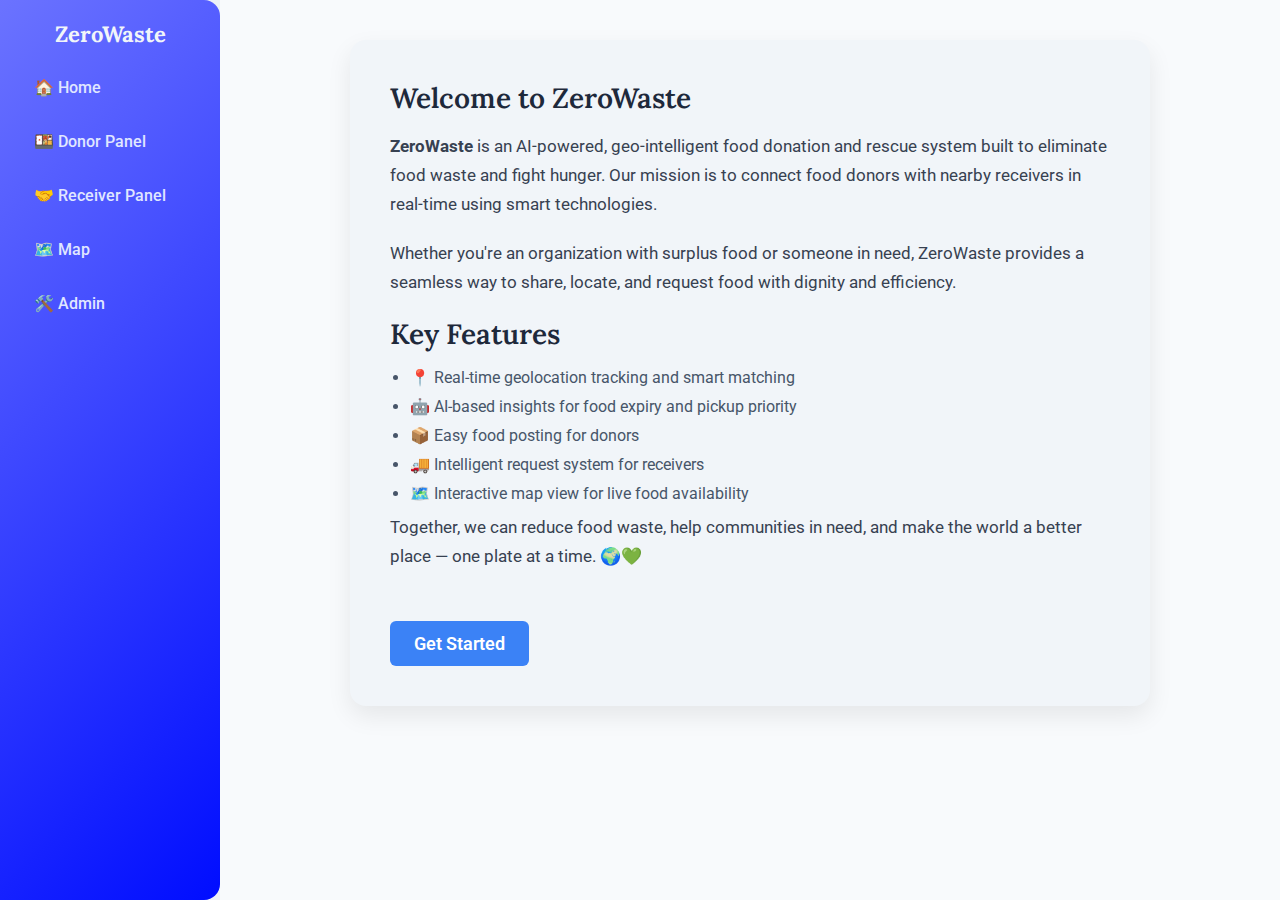
<file: index.html>
<!DOCTYPE html>
<html lang="en">
<head>
  <meta charset="UTF-8" />
  <meta name="viewport" content="width=device-width, initial-scale=1.0"/>
  <title>ZeroWaste – Home</title>
  <link rel="stylesheet" href="css/style.css" />
  <link href="https://fonts.googleapis.com/css2?family=Roboto:wght@400;600&family=Lora:wght@500&display=swap" rel="stylesheet">
  <style>
    .home-content {
      max-width: 800px;
      margin: auto;
      padding: 40px;
      background-color: #f1f5f9;
      border-radius: 16px;
      box-shadow: 0 10px 25px rgba(0,0,0,0.08);
    }

    .home-content h2 {
      font-family: 'Lora', serif;
      font-size: 28px;
      margin-bottom: 16px;
      color: #1e293b;
    }

    .home-content p {
      font-size: 17px;
      line-height: 1.7;
      color: #374151;
      margin-bottom: 20px;
    }

    .home-content ul {
      padding-left: 20px;
      color: #475569;
    }

    .home-content ul li {
      margin-bottom: 10px;
    }

    .cta-btn {
      display: inline-block;
      padding: 12px 24px;
      background-color: #3b82f6;
      color: white;
      text-decoration: none;
      font-size: 18px;
      font-weight: 600;
      border-radius: 6px;
      margin-top: 30px;
    }

    .cta-btn:hover {
      background-color: #2563eb;
    }
  </style>
</head>
<body>
  <!-- Sidebar -->
  <div class="sidebar">
    <h1>ZeroWaste</h1>
    <nav>
      <a href="index.html">🏠 Home</a>
      <a href="donor.html">🍱 Donor Panel</a>
      <a href="receiver.html">🤝 Receiver Panel</a>
      <a href="map.html">🗺️ Map</a>
      <a href="admin.html">🛠️ Admin</a>
    </nav>
  </div>

  <!-- Main Content -->
  <div class="content">
    <div class="home-content">
      <h2>Welcome to ZeroWaste</h2>
      <p>
        <strong>ZeroWaste</strong> is an AI-powered, geo-intelligent food donation and rescue system built to eliminate food waste and fight hunger. Our mission is to connect food donors with nearby receivers in real-time using smart technologies.
      </p>
      <p>
        Whether you're an organization with surplus food or someone in need, ZeroWaste provides a seamless way to share, locate, and request food with dignity and efficiency.
      </p>

      <h2>Key Features</h2>
      <ul>
        <li>📍 Real-time geolocation tracking and smart matching</li>
        <li>🤖 AI-based insights for food expiry and pickup priority</li>
        <li>📦 Easy food posting for donors</li>
        <li>🚚 Intelligent request system for receivers</li>
        <li>🗺️ Interactive map view for live food availability</li>
      </ul>

      <p>
        Together, we can reduce food waste, help communities in need, and make the world a better place — one plate at a time. 🌍💚
      </p>

      <!-- Get Started Button -->
      <a href="donor.html" class="cta-btn">Get Started</a>
    </div>
  </div>
</body>
</html>
</file>
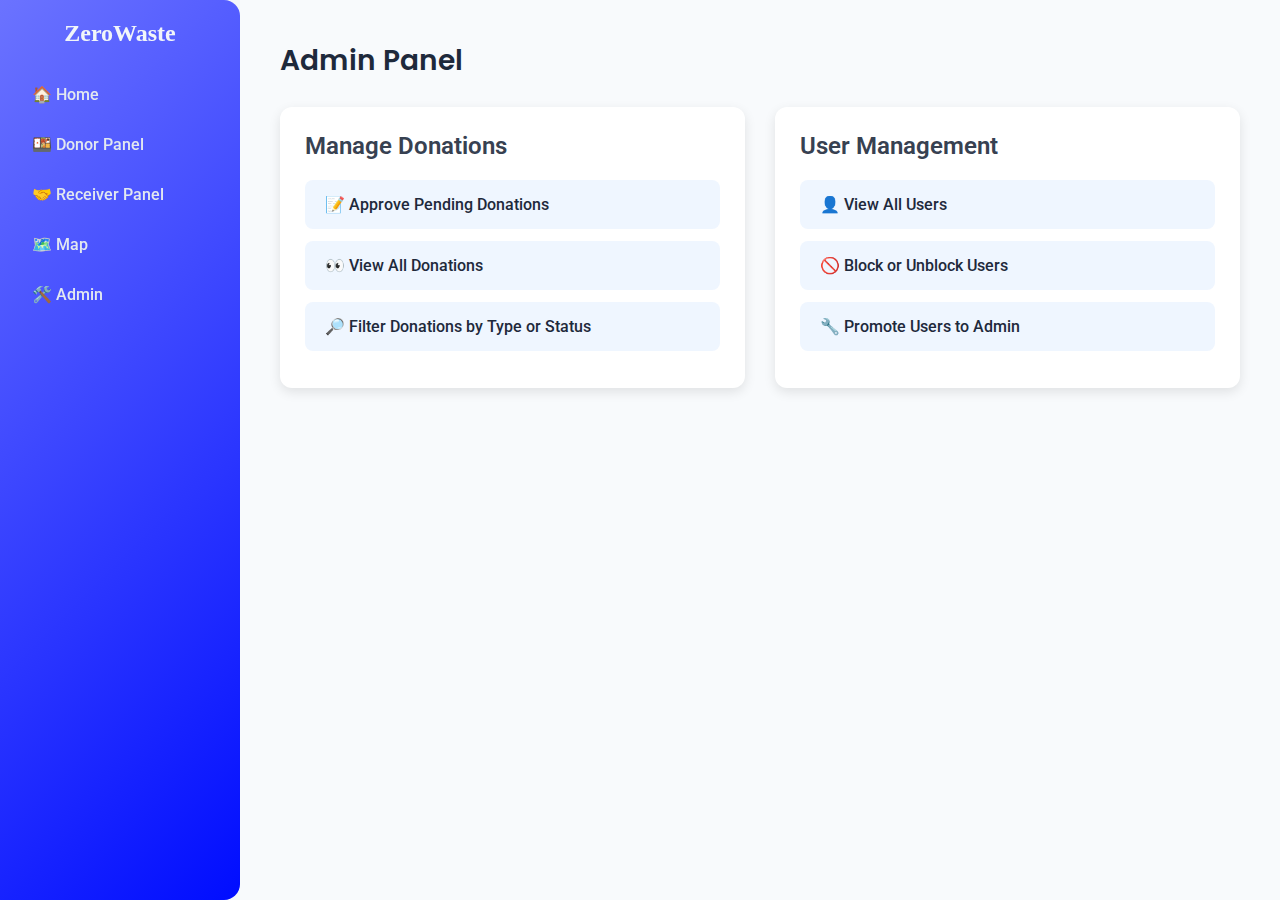
<file: admin.html>
<!DOCTYPE html>
<html lang="en">
<head>
  <meta charset="UTF-8" />
  <meta name="viewport" content="width=device-width, initial-scale=1.0"/>
  <title>Admin Panel – ZeroWaste</title>
  <link rel="stylesheet" href="css/style.css" />
  <link href="https://fonts.googleapis.com/css2?family=Roboto:wght@400;600&family=Poppins:wght@400;600&display=swap" rel="stylesheet">
  <style>
    body {
      margin: 0;
      font-family: 'Poppins', sans-serif;
      background-color: #f4f7fa;
      color: #333;
    }

    .sidebar {
      width: 240px;
      background-color: #2b3a47;
      color: white;
      padding: 20px;
      position: fixed;
      height: 100%;
      display: flex;
      flex-direction: column;
    }

    .sidebar h1 {
      font-size: 24px;
      text-align: center;
      margin-bottom: 30px;
      font-weight: 600;
    }

    .sidebar nav a {
      color: #e2e8f0;
      text-decoration: none;
      margin-bottom: 15px;
      display: block;
      padding: 8px 12px;
      border-radius: 4px;
      font-size: 16px;
      font-weight: 500;
    }

    .sidebar nav a:hover {
      background-color: #3b4a59;
    }

    .content {
      margin-left: 240px;
      padding: 40px;
    }

    h2 {
      font-family: 'Poppins', sans-serif;
      font-size: 28px;
      margin-bottom: 25px;
      color: #1e293b;
      font-weight: 600;
    }

    .admin-panel {
      display: grid;
      grid-template-columns: 1fr 1fr;
      gap: 30px;
    }

    .panel-card {
      background-color: #ffffff;
      padding: 25px;
      border-radius: 12px;
      box-shadow: 0 4px 12px rgba(0, 0, 0, 0.1);
      transition: transform 0.3s ease, box-shadow 0.3s ease;
    }

    .panel-card:hover {
      transform: translateY(-5px);
      box-shadow: 0 6px 18px rgba(0, 0, 0, 0.15);
    }

    .panel-card h3 {
      font-size: 24px;
      color: #374151;
      font-weight: 600;
      margin-bottom: 20px;
    }

    .panel-card ul {
      list-style-type: none;
      padding: 0;
    }

    .panel-card ul li {
      margin: 12px 0;
      background-color: #eff6ff;
      padding: 15px 20px;
      border-radius: 8px;
      font-size: 16px;
      font-weight: 500;
      color: #1e293b;
      cursor: pointer;
      transition: background-color 0.3s, transform 0.3s;
    }

    .panel-card ul li:hover {
      background-color: #60a5fa;
      color: white;
      transform: translateX(5px);
    }

    /* Responsive adjustments */
    @media (max-width: 768px) {
      .admin-panel {
        grid-template-columns: 1fr;
      }
    }
  </style>
</head>
<body>
  <div class="sidebar">
    <h1>ZeroWaste</h1>
    <nav>
      <a href="index.html">🏠 Home</a>
      <a href="donor.html">🍱 Donor Panel</a>
      <a href="receiver.html">🤝 Receiver Panel</a>
      <a href="map.html">🗺️ Map</a>
      <a href="admin.html">🛠️ Admin</a>
    </nav>
  </div>

  <main class="content">
    <h2>Admin Panel</h2>
    <div class="admin-panel">
      <!-- Manage Donations Card -->
      <div class="panel-card">
        <h3>Manage Donations</h3>
        <ul>
          <li>📝 Approve Pending Donations</li>
          <li>👀 View All Donations</li>
          <li>🔎 Filter Donations by Type or Status</li>
        </ul>
      </div>

      <!-- User Management Card -->
      <div class="panel-card">
        <h3>User Management</h3>
        <ul>
          <li>👤 View All Users</li>
          <li>🚫 Block or Unblock Users</li>
          <li>🔧 Promote Users to Admin</li>
        </ul>
      </div>
    </div>
  </main>
</body>
</html>
</file>
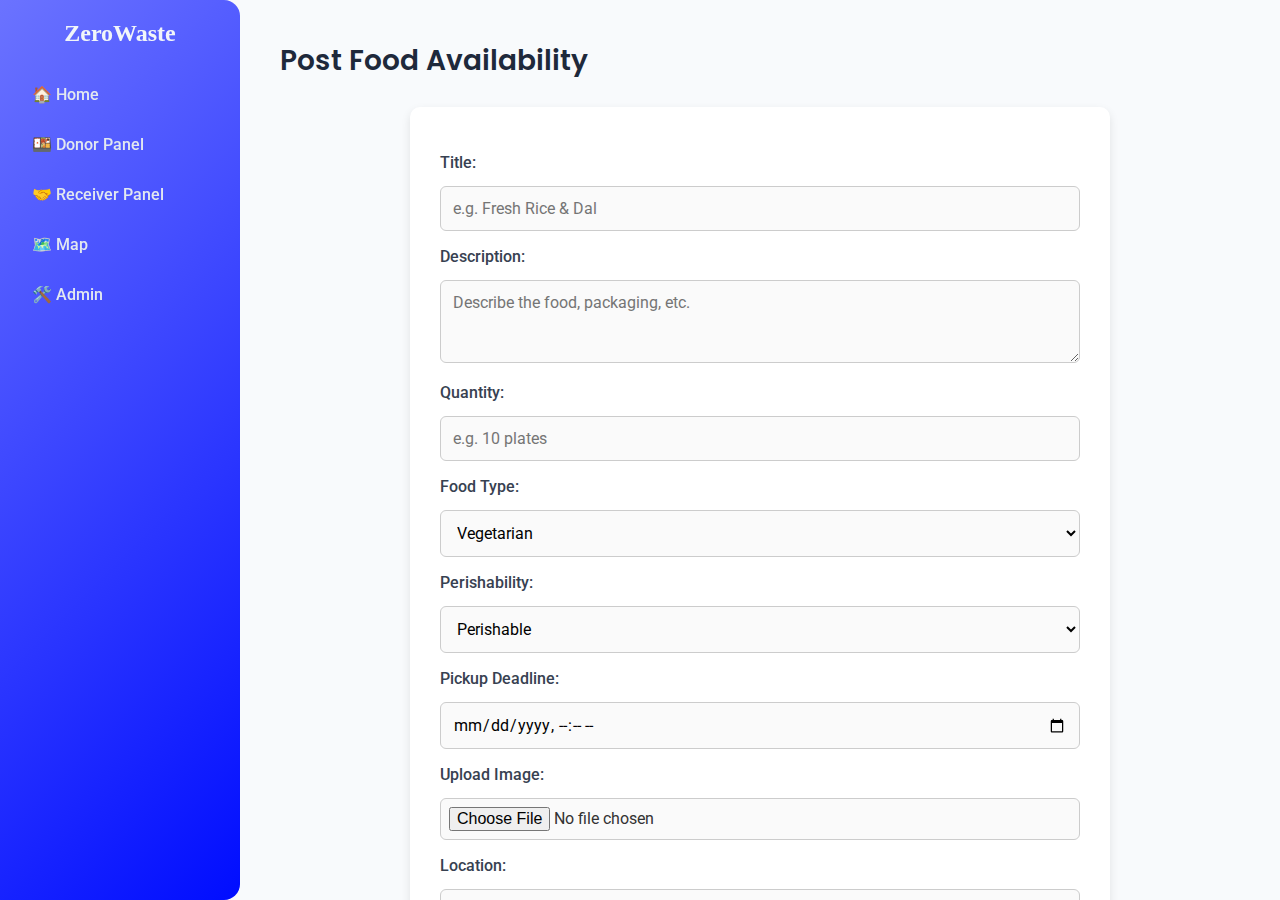
<file: donor.html>
<!DOCTYPE html>
<html lang="en">
<head>
  <meta charset="UTF-8" />
  <meta name="viewport" content="width=device-width, initial-scale=1.0"/>
  <title>Donor Panel – ZeroWaste</title>
  <link rel="stylesheet" href="css/style.css" />
  <link href="https://fonts.googleapis.com/css2?family=Roboto:wght@400;600&family=Poppins:wght@400;600&display=swap" rel="stylesheet"> <!-- Poppins font -->
  <style>
    body {
      margin: 0;
      font-family: 'Poppins', sans-serif;
      background-color: #f9fafb; /* Soft background color */
      color: #333;
    }

    .sidebar {
      width: 240px;
      background-color: #2b3a47;
      color: white;
      padding: 20px;
      position: fixed;
      height: 100%;
      display: flex;
      flex-direction: column;
    }

    .sidebar h1 {
      font-size: 24px;
      text-align: center;
      margin-bottom: 30px;
      font-weight: 600;
    }

    .sidebar nav a {
      color: #e2e8f0;
      text-decoration: none;
      margin-bottom: 15px;
      display: block;
      padding: 8px 12px;
      border-radius: 4px;
      font-size: 16px;
      font-weight: 500;
    }

    .sidebar nav a:hover {
      background-color: #3b4a59;
    }

    .content {
      margin-left: 240px;
      padding: 40px;
    }

    h2 {
      font-family: 'Poppins', sans-serif;
      font-size: 28px;
      margin-bottom: 25px;
      color: #1e293b;
      font-weight: 600;
    }

    .form {
      background-color: #ffffff;
      padding: 30px;
      border-radius: 10px;
      box-shadow: 0 4px 10px rgba(0, 0, 0, 0.1);
      max-width: 700px;
      margin: auto;
    }

    .form label {
      font-size: 16px;
      font-weight: 500;
      margin-bottom: 8px;
      display: block;
      color: #374151;
    }

    .form input, .form select, .form textarea {
      width: 100%;
      padding: 12px;
      margin-top: 6px;
      border: 1px solid #ccc;
      border-radius: 6px;
      font-size: 16px;
      background-color: #fafafa;
    }

    .form input[type="file"] {
      padding: 8px;
    }

    .form button[type="submit"], .location-btn {
      margin-top: 20px;
      background-color: #3b82f6;
      color: white;
      padding: 12px 18px;
      border: none;
      border-radius: 6px;
      font-weight: 600;
      cursor: pointer;
      font-size: 16px;
    }

    .form button[type="submit"]:hover, .location-btn:hover {
      background-color: #2563eb;
    }

    .location-btn {
      margin-top: 10px;
      background-color: #f59e0b;
      color: white;
      padding: 10px 14px;
      border-radius: 6px;
      font-size: 16px;
    }

    .location-btn:hover {
      background-color: #d97706;
    }

    /* Responsive adjustments */
    @media (max-width: 768px) {
      .sidebar {
        width: 100%;
        position: relative;
      }
      .content {
        margin-left: 0;
      }
    }
  </style>
</head>
<body>
  <div class="sidebar">
    <h1>ZeroWaste</h1>
    <nav>
      <a href="index.html">🏠 Home</a>
      <a href="donor.html">🍱 Donor Panel</a>
      <a href="receiver.html">🤝 Receiver Panel</a>
      <a href="map.html">🗺️ Map</a>
      <a href="admin.html">🛠️ Admin</a>
    </nav>
  </div>

  <main class="content">
    <h2>Post Food Availability</h2>
    <form class="form">
      <label>Title:</label>
      <input type="text" placeholder="e.g. Fresh Rice & Dal" required>

      <label>Description:</label>
      <textarea rows="3" placeholder="Describe the food, packaging, etc."></textarea>

      <label>Quantity:</label>
      <input type="number" placeholder="e.g. 10 plates">

      <label>Food Type:</label>
      <select>
        <option value="veg">Vegetarian</option>
        <option value="non-veg">Non-Vegetarian</option>
      </select>

      <label>Perishability:</label>
      <select>
        <option value="perishable">Perishable</option>
        <option value="non-perishable">Non-Perishable</option>
      </select>

      <label>Pickup Deadline:</label>
      <input type="datetime-local">

      <label>Upload Image:</label>
      <input type="file" accept="image/*">

      <label>Location:</label>
      <input type="text" id="donor-location" placeholder="Auto-detected or enter manually">
      <button type="button" class="location-btn" onclick="detectLocation('donor-location')">Detect My Location</button>

      <button type="submit">Submit Donation</button>
    </form>
  </main>

  <script>
    function detectLocation(id) {
      if (navigator.geolocation) {
        navigator.geolocation.getCurrentPosition(function (position) {
          const lat = position.coords.latitude;
          const lon = position.coords.longitude;
          document.getElementById(id).value = `Lat: ${lat}, Lon: ${lon}`;
        });
      } else {
        alert("Geolocation is not supported by your browser.");
      }
    }
  </script>
</body>
</html>
</file>
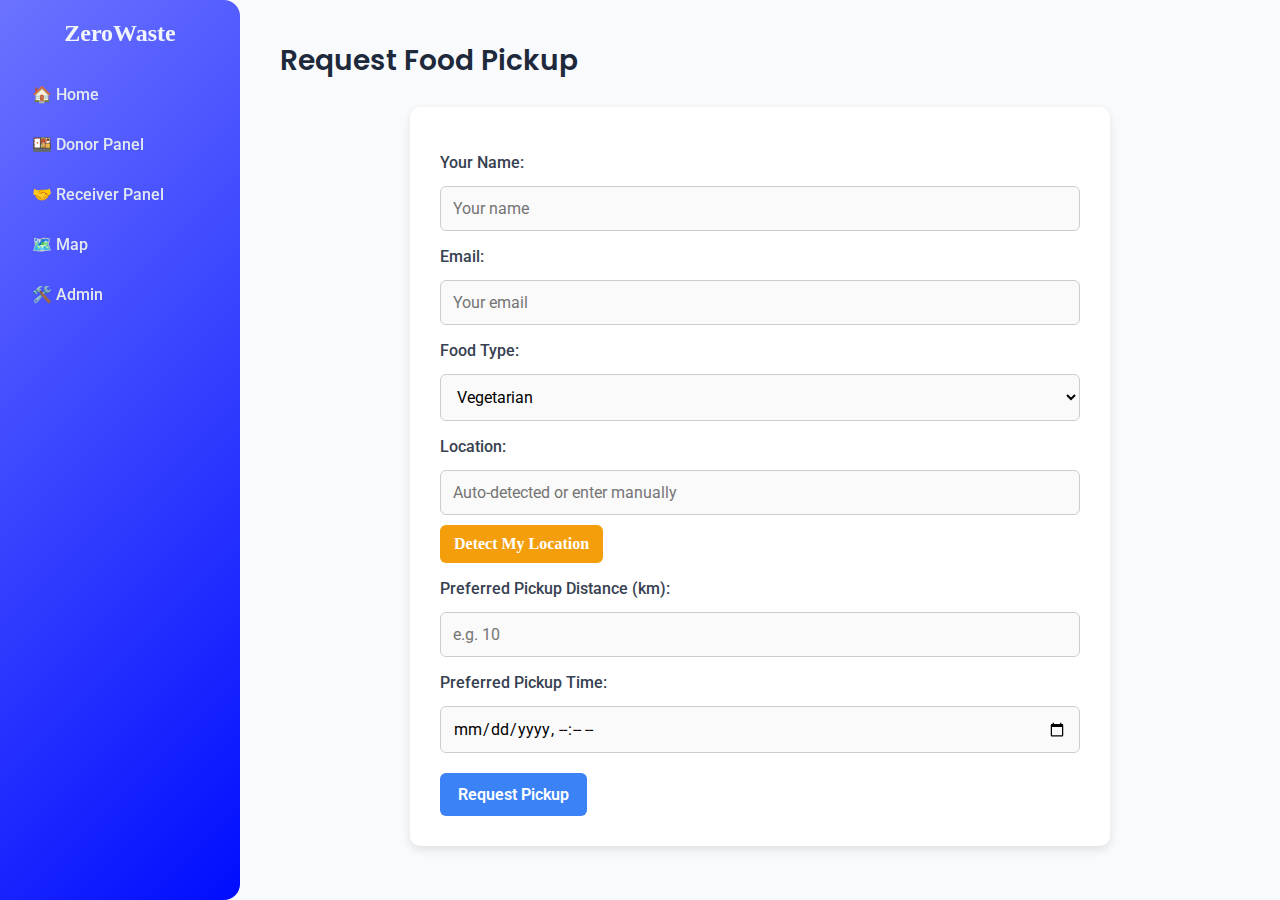
<file: receiver.html>
<!DOCTYPE html>
<html lang="en">
<head>
  <meta charset="UTF-8" />
  <meta name="viewport" content="width=device-width, initial-scale=1.0"/>
  <title>Receiver Panel – ZeroWaste</title>
  <link rel="stylesheet" href="css/style.css" />
  <link href="https://fonts.googleapis.com/css2?family=Roboto:wght@400;600&family=Poppins:wght@400;600&display=swap" rel="stylesheet"> <!-- Poppins font -->
  <style>
    body {
      margin: 0;
      font-family: 'Poppins', sans-serif;
      background-color: #f9fafb; /* Soft background color */
      color: #333;
    }

    .sidebar {
      width: 240px;
      background-color: #2b3a47;
      color: white;
      padding: 20px;
      position: fixed;
      height: 100%;
      display: flex;
      flex-direction: column;
    }

    .sidebar h1 {
      font-size: 24px;
      text-align: center;
      margin-bottom: 30px;
      font-weight: 600;
    }

    .sidebar nav a {
      color: #e2e8f0;
      text-decoration: none;
      margin-bottom: 15px;
      display: block;
      padding: 8px 12px;
      border-radius: 4px;
      font-size: 16px;
      font-weight: 500;
    }

    .sidebar nav a:hover {
      background-color: #3b4a59;
    }

    .content {
      margin-left: 240px;
      padding: 40px;
    }

    h2 {
      font-family: 'Poppins', sans-serif;
      font-size: 28px;
      margin-bottom: 25px;
      color: #1e293b;
      font-weight: 600;
    }

    .form {
      background-color: #ffffff;
      padding: 30px;
      border-radius: 10px;
      box-shadow: 0 4px 10px rgba(0, 0, 0, 0.1);
      max-width: 700px;
      margin: auto;
    }

    .form label {
      font-size: 16px;
      font-weight: 500;
      margin-bottom: 8px;
      display: block;
      color: #374151;
    }

    .form input, .form select, .form textarea {
      width: 100%;
      padding: 12px;
      margin-top: 6px;
      border: 1px solid #ccc;
      border-radius: 6px;
      font-size: 16px;
      background-color: #fafafa;
    }

    .form input[type="file"] {
      padding: 8px;
    }

    .form button[type="submit"], .location-btn {
      margin-top: 20px;
      background-color: #3b82f6;
      color: white;
      padding: 12px 18px;
      border: none;
      border-radius: 6px;
      font-weight: 600;
      cursor: pointer;
      font-size: 16px;
    }

    .form button[type="submit"]:hover, .location-btn:hover {
      background-color: #2563eb;
    }

    .location-btn {
      margin-top: 10px;
      background-color: #f59e0b;
      color: white;
      padding: 10px 14px;
      border-radius: 6px;
      font-size: 16px;
    }

    .location-btn:hover {
      background-color: #d97706;
    }

    /* Responsive adjustments */
    @media (max-width: 768px) {
      .sidebar {
        width: 100%;
        position: relative;
      }
      .content {
        margin-left: 0;
      }
    }
  </style>
</head>
<body>
  <div class="sidebar">
    <h1>ZeroWaste</h1>
    <nav>
      <a href="index.html">🏠 Home</a>
      <a href="donor.html">🍱 Donor Panel</a>
      <a href="receiver.html">🤝 Receiver Panel</a>
      <a href="map.html">🗺️ Map</a>
      <a href="admin.html">🛠️ Admin</a>
    </nav>
  </div>

  <main class="content">
    <h2>Request Food Pickup</h2>
    <form class="form">
      <label>Your Name:</label>
      <input type="text" placeholder="Your name" required>

      <label>Email:</label>
      <input type="email" placeholder="Your email" required>

      <label>Food Type:</label>
      <select>
        <option value="veg">Vegetarian</option>
        <option value="non-veg">Non-Vegetarian</option>
      </select>

      <label>Location:</label>
      <input type="text" id="receiver-location" placeholder="Auto-detected or enter manually">
      <button type="button" class="location-btn" onclick="detectLocation('receiver-location')">Detect My Location</button>

      <label>Preferred Pickup Distance (km):</label>
      <input type="number" placeholder="e.g. 10" min="1">

      <label>Preferred Pickup Time:</label>
      <input type="datetime-local">

      <button type="submit">Request Pickup</button>
    </form>
  </main>

  <script>
    function detectLocation(id) {
      if (navigator.geolocation) {
        navigator.geolocation.getCurrentPosition(function (position) {
          const lat = position.coords.latitude;
          const lon = position.coords.longitude;
          document.getElementById(id).value = `Lat: ${lat}, Lon: ${lon}`;
        });
      } else {
        alert("Geolocation is not supported by your browser.");
      }
    }
  </script>
</body>
</html>
</file>
<file: css/style.css>
/* Reset and font */
* {
    margin: 0;
    padding: 0;
    box-sizing: border-box;
    font-family: 'Roboto', sans-serif;
  }
  
  /* Base layout */
  body {
    display: flex;
    height: 100vh;
    background-color: #edf1f7; /* Soft bluish-gray background */
    color: #333;
  }
  
  /* Sidebar styling */
  .sidebar {
    width: 220px;
    background-color: #2c3e50; /* Dark slate blue */
    color: white;
    padding: 20px;
    display: flex;
    flex-direction: column;
  }
  
  .sidebar h1 {
    font-size: 22px;
    margin-bottom: 20px;
    text-align: center;
  }
  
  .sidebar nav a {
    color: #dbeafe;
    text-decoration: none;
    margin-bottom: 15px;
    display: block;
    padding: 10px 15px;
    border-radius: 6px;
    transition: background 0.3s;
  }
  
  .sidebar nav a:hover {
    background-color: #1e293b; /* Soft navy hover */
  }
  
  /* Main content */
  .content {
    flex: 1;
    padding: 40px;
    overflow-y: auto;
    background-color: #f8fafc;
  }
  
  /* Headings */
  h2 {
    margin-bottom: 20px;
    font-weight: 600;
    color: #1f2937;
  }
  
  /* Form container */
  .form {
    background: #ffffff;
    padding: 30px;
    border-radius: 14px;
    box-shadow: 0 10px 25px rgba(0,0,0,0.07);
    max-width: 640px;
    margin: auto;
  }
  
  /* Form labels and inputs */
  .form label {
    display: block;
    margin-top: 16px;
    font-weight: 500;
  }
  
  .form input,
  .form select,
  .form textarea {
    width: 100%;
    padding: 12px;
    margin-top: 8px;
    border: 1px solid #d1d5db;
    border-radius: 8px;
    background-color: #f9fafb;
    transition: border 0.2s;
  }
  
  .form input:focus,
  .form select:focus,
  .form textarea:focus {
    outline: none;
    border-color: #60a5fa;
  }
  
  /* Submit button */
  button[type="submit"] {
    margin-top: 24px;
    background-color: #3b82f6;
    color: white;
    padding: 12px 20px;
    border: none;
    border-radius: 8px;
    cursor: pointer;
    font-weight: 500;
    transition: background-color 0.3s;
  }
  
  button[type="submit"]:hover {
    background-color: #2563eb;
  }
  
  /* Detect location button */
  .location-btn {
    margin-top: 12px;
    background-color: #f59e0b;
    color: white;
    padding: 10px 16px;
    border: none;
    border-radius: 6px;
    font-size: 15px;
    cursor: pointer;
    font-family: 'Lora', serif;
    font-weight: 600;
    transition: background-color 0.3s ease;
  }
  
  .location-btn:hover {
    background-color: #d97706;
  }
  
  /* Form container (for standalone pages) */
  .form-container {
    background-color: #f9fafb;
    padding: 30px;
    max-width: 680px;
    margin: 60px auto;
    border-radius: 16px;
    box-shadow: 0 10px 25px rgba(0, 0, 0, 0.1);
  }
  .sidebar {
    width: 220px;
    background: linear-gradient(135deg, #6b73ff, #000dff); /* Unique light-dark blue gradient */
    color: white;
    padding: 20px;
    display: flex;
    flex-direction: column;
    border-top-right-radius: 16px;
    border-bottom-right-radius: 16px;
  }
  
  .sidebar h1 {
    font-size: 22px;
    margin-bottom: 20px;
    text-align: center;
    font-family: 'Lora', serif;
    color: #f1f5f9;
  }
  
  .sidebar nav a {
    color: #e0e7ff;
    text-decoration: none;
    margin-bottom: 15px;
    display: block;
    padding: 10px 14px;
    border-radius: 6px;
    font-weight: 500;
    transition: background 0.3s ease;
  }
  
  .sidebar nav a:hover {
    background-color: rgba(255, 255, 255, 0.15);
  }
</file>
